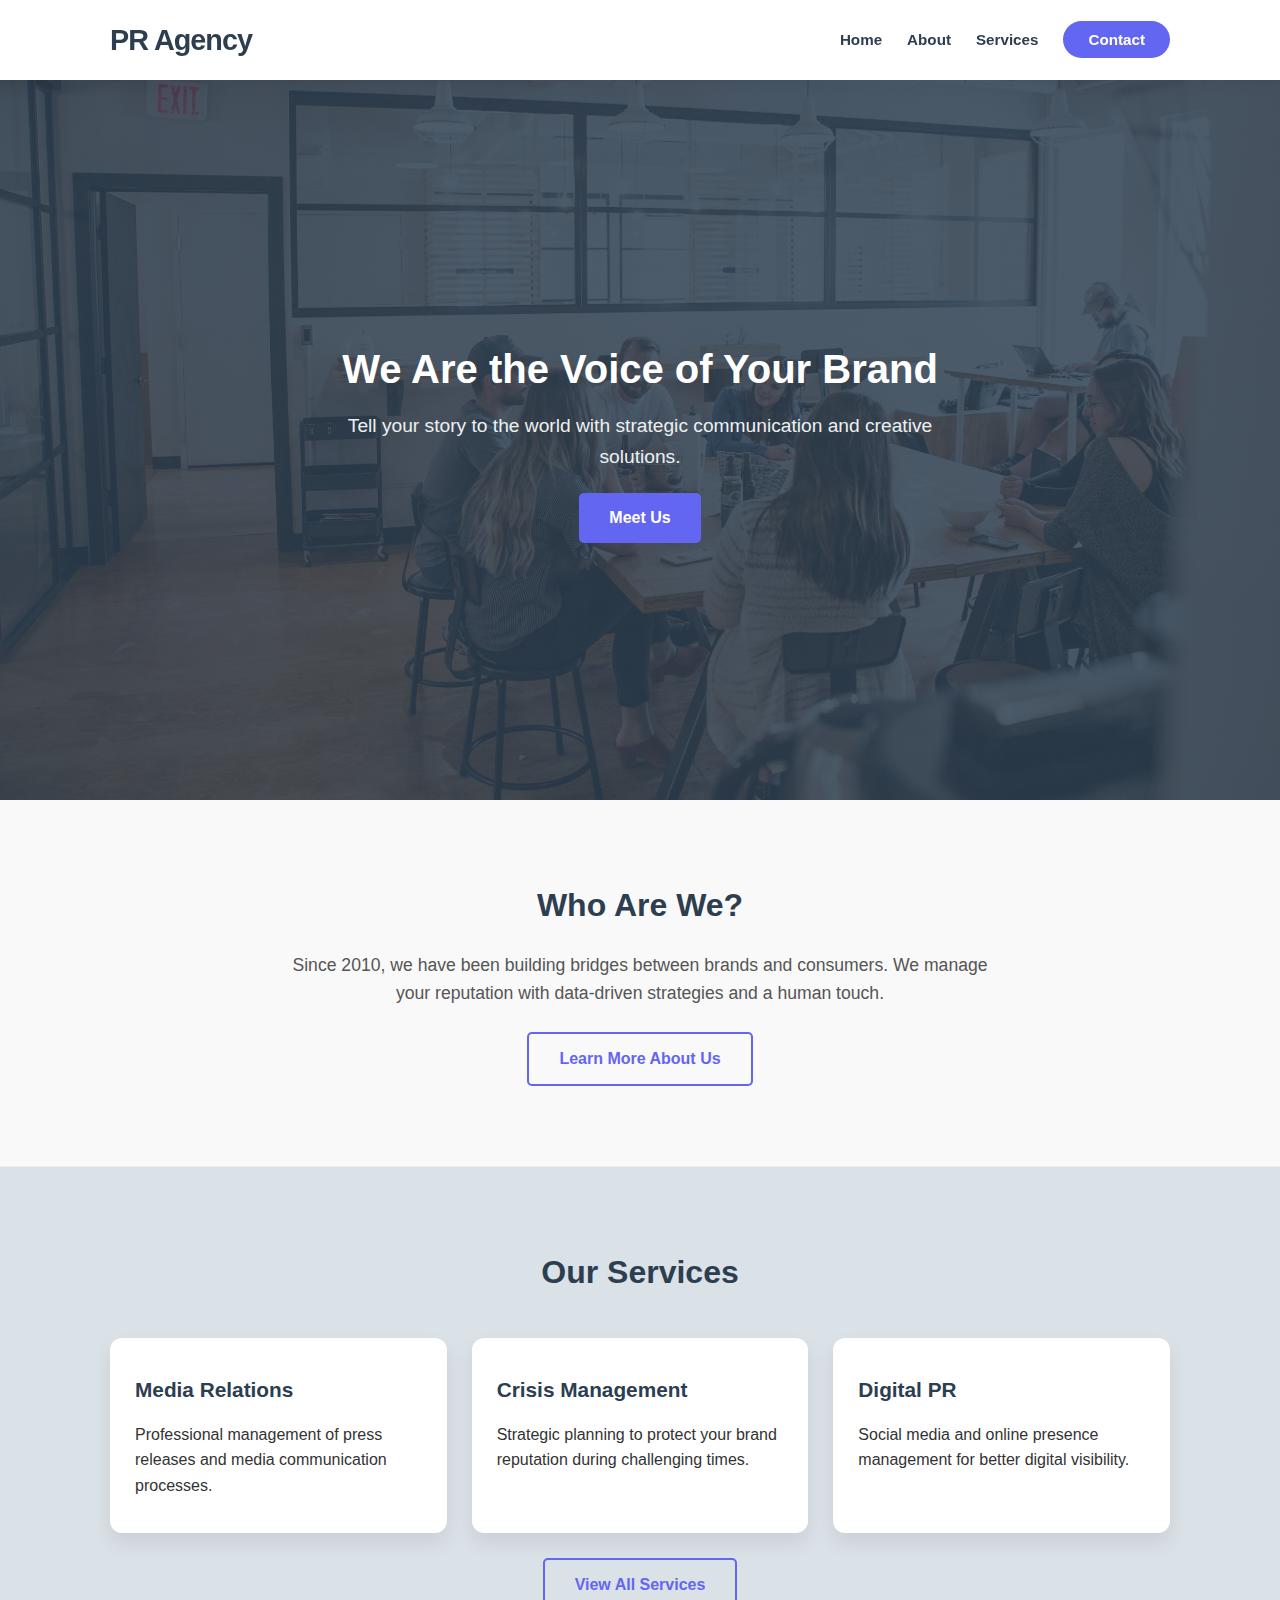
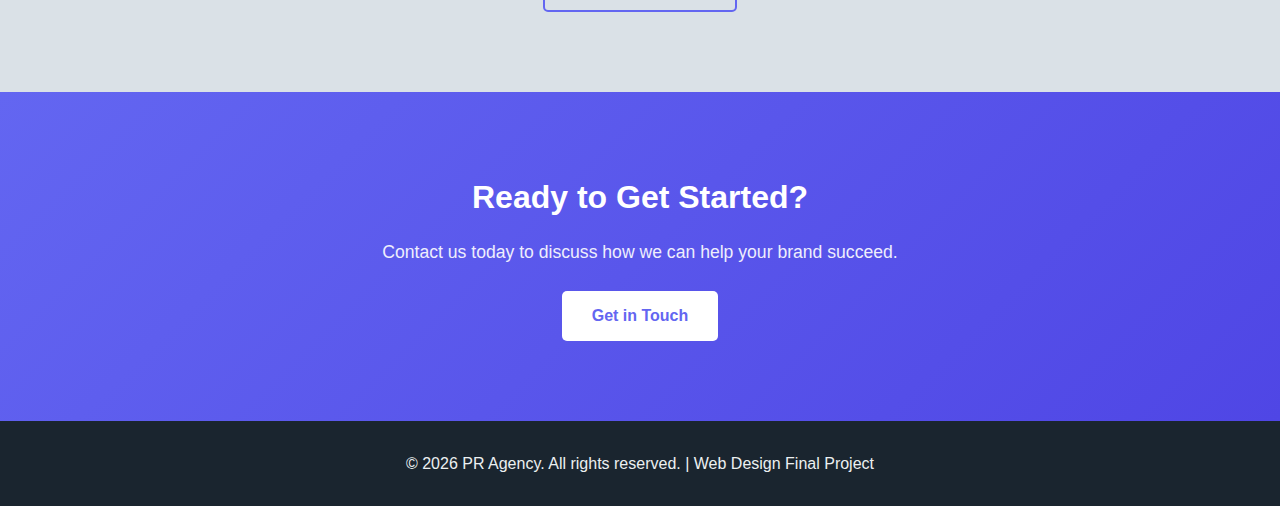
<file: index.html>
<!DOCTYPE html>
<html lang="en">
<head>
    <meta charset="UTF-8">
    <meta name="viewport" content="width=device-width, initial-scale=1.0">
    <meta name="description" content="PR Agency Final Project">
    <title>PR Agency | Home</title>
    <link rel="stylesheet" href="style.css">
</head>
<body>

    <header>
        <div class="container">
            <div class="logo">
                <h1>PR Agency</h1>
            </div>
            <nav>
                <ul class="nav-links">
                    <li><a href="index.html">Home</a></li>
                    <li><a href="about.html">About</a></li>
                    <li><a href="services.html">Services</a></li>
                    <li><a href="contact.html">Contact</a></li>
                </ul>
            </nav>
        </div>
    </header>

    <section id="home" class="hero-section">
        <div class="container">
            <h2>We Are the Voice of Your Brand</h2>
            <p>Tell your story to the world with strategic communication and creative solutions.</p>
            <a href="contact.html" class="btn-primary">Meet Us</a>
        </div>
    </section>

    <section class="about-section">
        <div class="container">
            <h3>Who Are We?</h3>
            <p class="section-intro">Since 2010, we have been building bridges between brands and consumers. We manage your reputation with data-driven strategies and a human touch.</p>
            <a href="about.html" class="btn-secondary">Learn More About Us</a>
        </div>
    </section>

    <section class="content-section">
        <div class="container">
            <h3>Our Services</h3>
            <div class="services-grid">
                <div class="service-box">
                    <h4>Media Relations</h4>
                    <p>Professional management of press releases and media communication processes.</p>
                </div>
                <div class="service-box">
                    <h4>Crisis Management</h4>
                    <p>Strategic planning to protect your brand reputation during challenging times.</p>
                </div>
                <div class="service-box">
                    <h4>Digital PR</h4>
                    <p>Social media and online presence management for better digital visibility.</p>
                </div>
            </div>
            <a href="services.html" class="btn-secondary">View All Services</a>
        </div>
    </section>

    <section class="cta-section">
        <div class="container">
            <h3>Ready to Get Started?</h3>
            <p>Contact us today to discuss how we can help your brand succeed.</p>
            <a href="contact.html" class="btn-primary">Get in Touch</a>
        </div>
    </section>

    <footer>
        <div class="container">
            <p>&copy; 2026 PR Agency. All rights reserved. | Web Design Final Project</p>
        </div>
    </footer>

</body>
</html>
</file>
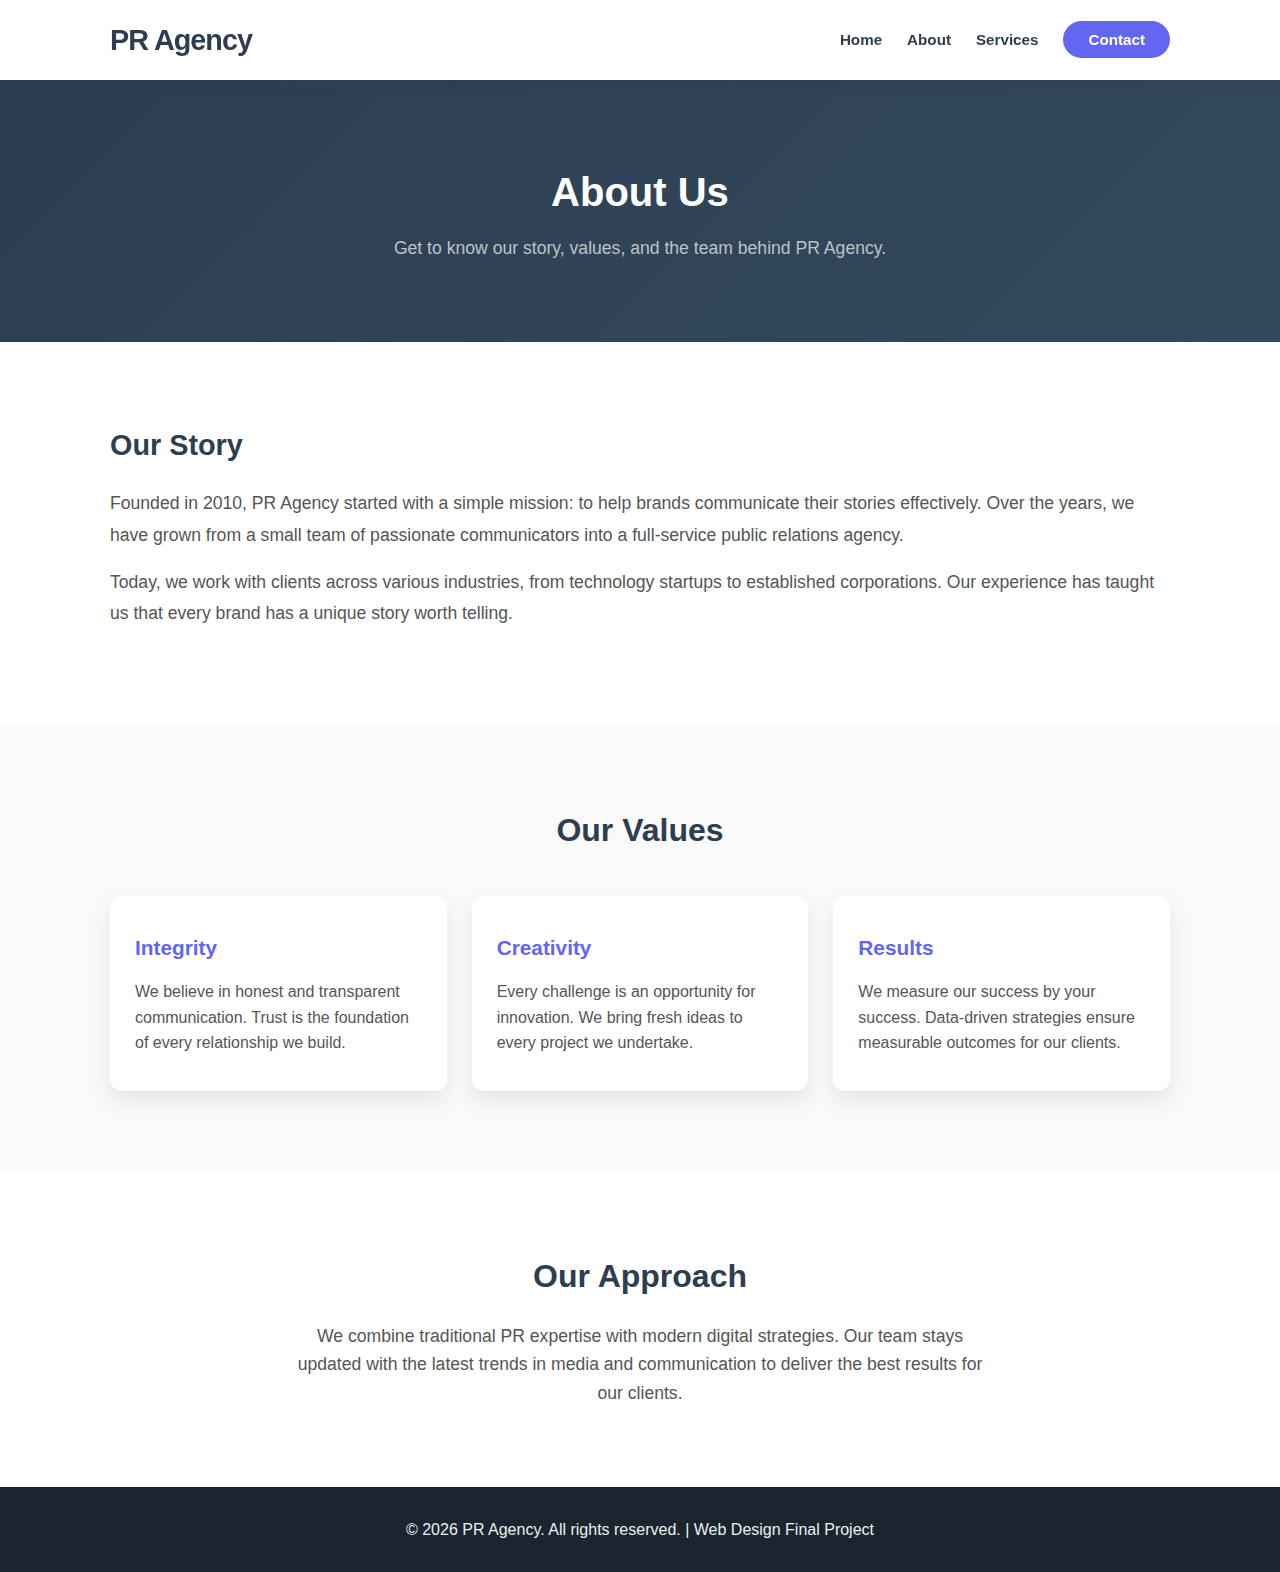
<file: about.html>
<!DOCTYPE html>
<html lang="en">
<head>
    <meta charset="UTF-8">
    <meta name="viewport" content="width=device-width, initial-scale=1.0">
    <meta name="description" content="About PR Agency - Learn about our story and values">
    <title>PR Agency | About</title>
    <link rel="stylesheet" href="style.css">
</head>
<body>

    <header>
        <div class="container">
            <div class="logo">
                <h1>PR Agency</h1>
            </div>
            <nav>
                <ul class="nav-links">
                    <li><a href="index.html">Home</a></li>
                    <li><a href="about.html">About</a></li>
                    <li><a href="services.html">Services</a></li>
                    <li><a href="contact.html">Contact</a></li>
                </ul>
            </nav>
        </div>
    </header>

    <section class="page-header">
        <div class="container">
            <h2>About Us</h2>
            <p>Get to know our story, values, and the team behind PR Agency.</p>
        </div>
    </section>

    <section class="about-detail">
        <div class="container">
            <div class="about-content">
                <h3>Our Story</h3>
                <p>Founded in 2010, PR Agency started with a simple mission: to help brands communicate their stories effectively. Over the years, we have grown from a small team of passionate communicators into a full-service public relations agency.</p>
                <p>Today, we work with clients across various industries, from technology startups to established corporations. Our experience has taught us that every brand has a unique story worth telling.</p>
            </div>
        </div>
    </section>

    <section class="values-section">
        <div class="container">
            <h3>Our Values</h3>
            <div class="values-grid">
                <div class="value-box">
                    <h4>Integrity</h4>
                    <p>We believe in honest and transparent communication. Trust is the foundation of every relationship we build.</p>
                </div>
                <div class="value-box">
                    <h4>Creativity</h4>
                    <p>Every challenge is an opportunity for innovation. We bring fresh ideas to every project we undertake.</p>
                </div>
                <div class="value-box">
                    <h4>Results</h4>
                    <p>We measure our success by your success. Data-driven strategies ensure measurable outcomes for our clients.</p>
                </div>
            </div>
        </div>
    </section>

    <section class="team-section">
        <div class="container">
            <h3>Our Approach</h3>
            <p class="section-intro">We combine traditional PR expertise with modern digital strategies. Our team stays updated with the latest trends in media and communication to deliver the best results for our clients.</p>
        </div>
    </section>

    <footer>
        <div class="container">
            <p>&copy; 2026 PR Agency. All rights reserved. | Web Design Final Project</p>
        </div>
    </footer>

</body>
</html>
</file>
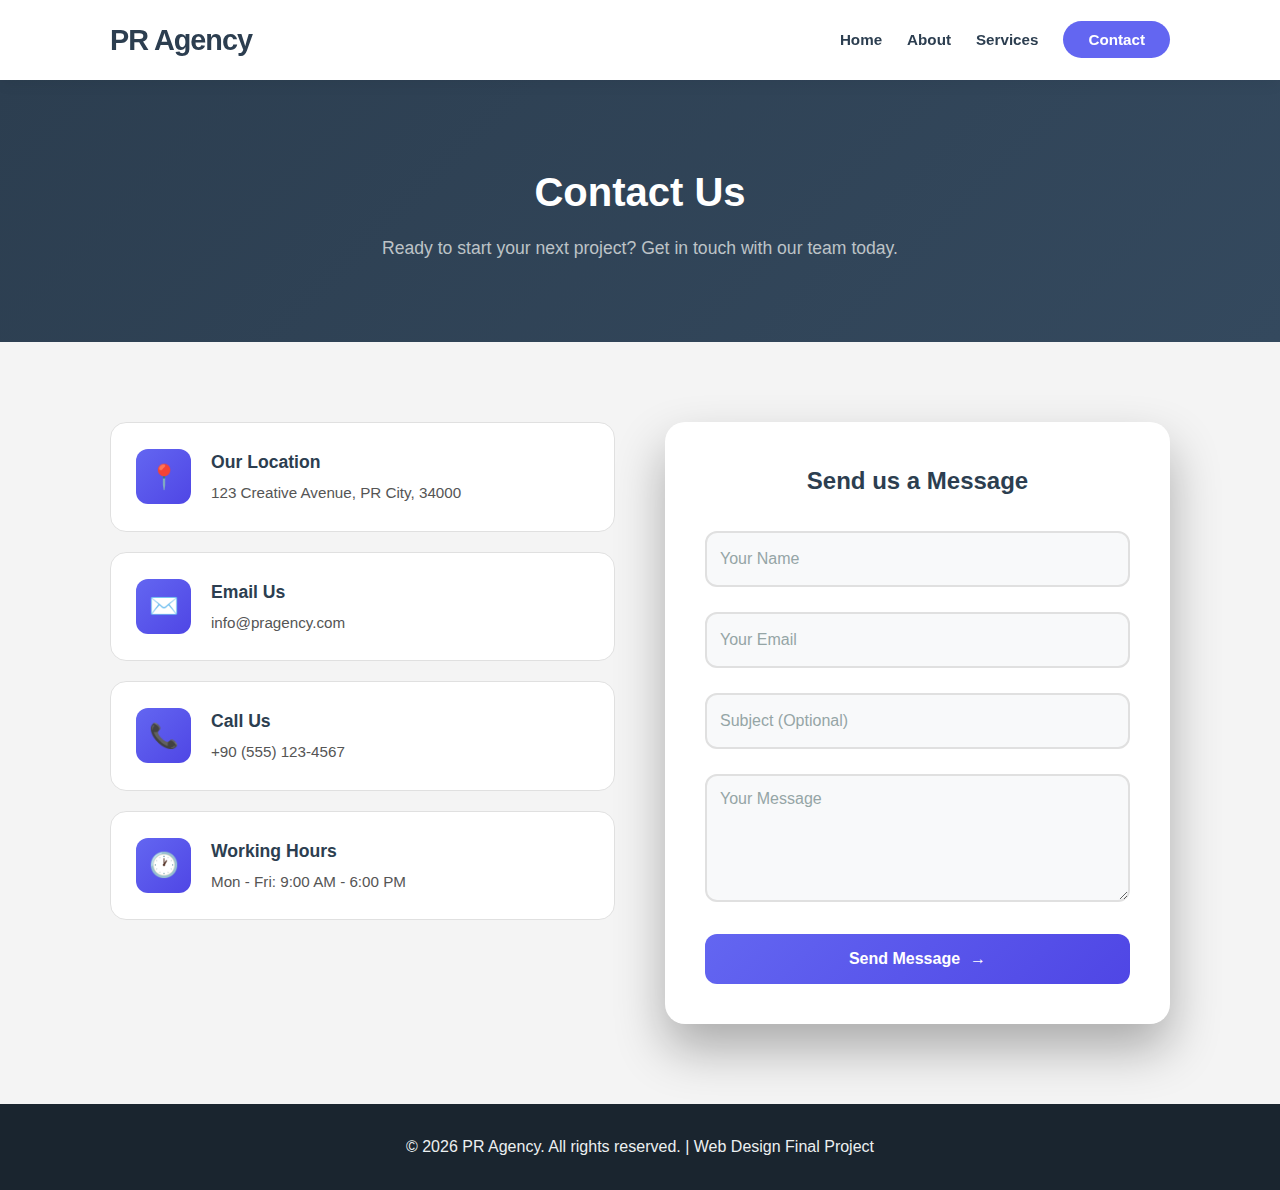
<file: contact.html>
<!DOCTYPE html>
<html lang="en">
<head>
    <meta charset="UTF-8">
    <meta name="viewport" content="width=device-width, initial-scale=1.0">
    <meta name="description" content="Contact PR Agency - Get in touch with our team">
    <title>PR Agency | Contact</title>
    <link rel="stylesheet" href="style.css">
</head>
<body>

    <header>
        <div class="container">
            <div class="logo">
                <h1>PR Agency</h1>
            </div>
            <nav>
                <ul class="nav-links">
                    <li><a href="index.html">Home</a></li>
                    <li><a href="about.html">About</a></li>
                    <li><a href="services.html">Services</a></li>
                    <li><a href="contact.html">Contact</a></li>
                </ul>
            </nav>
        </div>
    </header>

    <section class="page-header">
        <div class="container">
            <h2>Contact Us</h2>
            <p>Ready to start your next project? Get in touch with our team today.</p>
        </div>
    </section>

    <section class="contact-page">
        <div class="container">
            <div class="contact-container">
                <div class="contact-info">
                    <div class="info-card">
                        <div class="info-icon">📍</div>
                        <div class="info-content">
                            <strong>Our Location</strong>
                            <p>123 Creative Avenue, PR City, 34000</p>
                        </div>
                    </div>
                    <div class="info-card">
                        <div class="info-icon">✉️</div>
                        <div class="info-content">
                            <strong>Email Us</strong>
                            <p>info@pragency.com</p>
                        </div>
                    </div>
                    <div class="info-card">
                        <div class="info-icon">📞</div>
                        <div class="info-content">
                            <strong>Call Us</strong>
                            <p>+90 (555) 123-4567</p>
                        </div>
                    </div>
                    <div class="info-card">
                        <div class="info-icon">🕐</div>
                        <div class="info-content">
                            <strong>Working Hours</strong>
                            <p>Mon - Fri: 9:00 AM - 6:00 PM</p>
                        </div>
                    </div>
                </div>

                <div class="contact-form">
                    <div class="form-card">
                        <h4>Send us a Message</h4>
                        <form onsubmit="return false;">
                            <div class="form-group">
                                <input type="text" id="name" placeholder=" " required>
                                <label for="name">Your Name</label>
                            </div>
                            <div class="form-group">
                                <input type="email" id="email" placeholder=" " required>
                                <label for="email">Your Email</label>
                            </div>
                            <div class="form-group">
                                <input type="text" id="subject" placeholder=" ">
                                <label for="subject">Subject (Optional)</label>
                            </div>
                            <div class="form-group">
                                <textarea id="message" rows="5" placeholder=" " required></textarea>
                                <label for="message">Your Message</label>
                            </div>
                            <button type="submit" class="btn-submit">
                                <span>Send Message</span>
                                <span class="btn-arrow">→</span>
                            </button>
                        </form>
                    </div>
                </div>
            </div>
        </div>
    </section>

    <footer>
        <div class="container">
            <p>&copy; 2026 PR Agency. All rights reserved. | Web Design Final Project</p>
        </div>
    </footer>

</body>
</html>
</file>
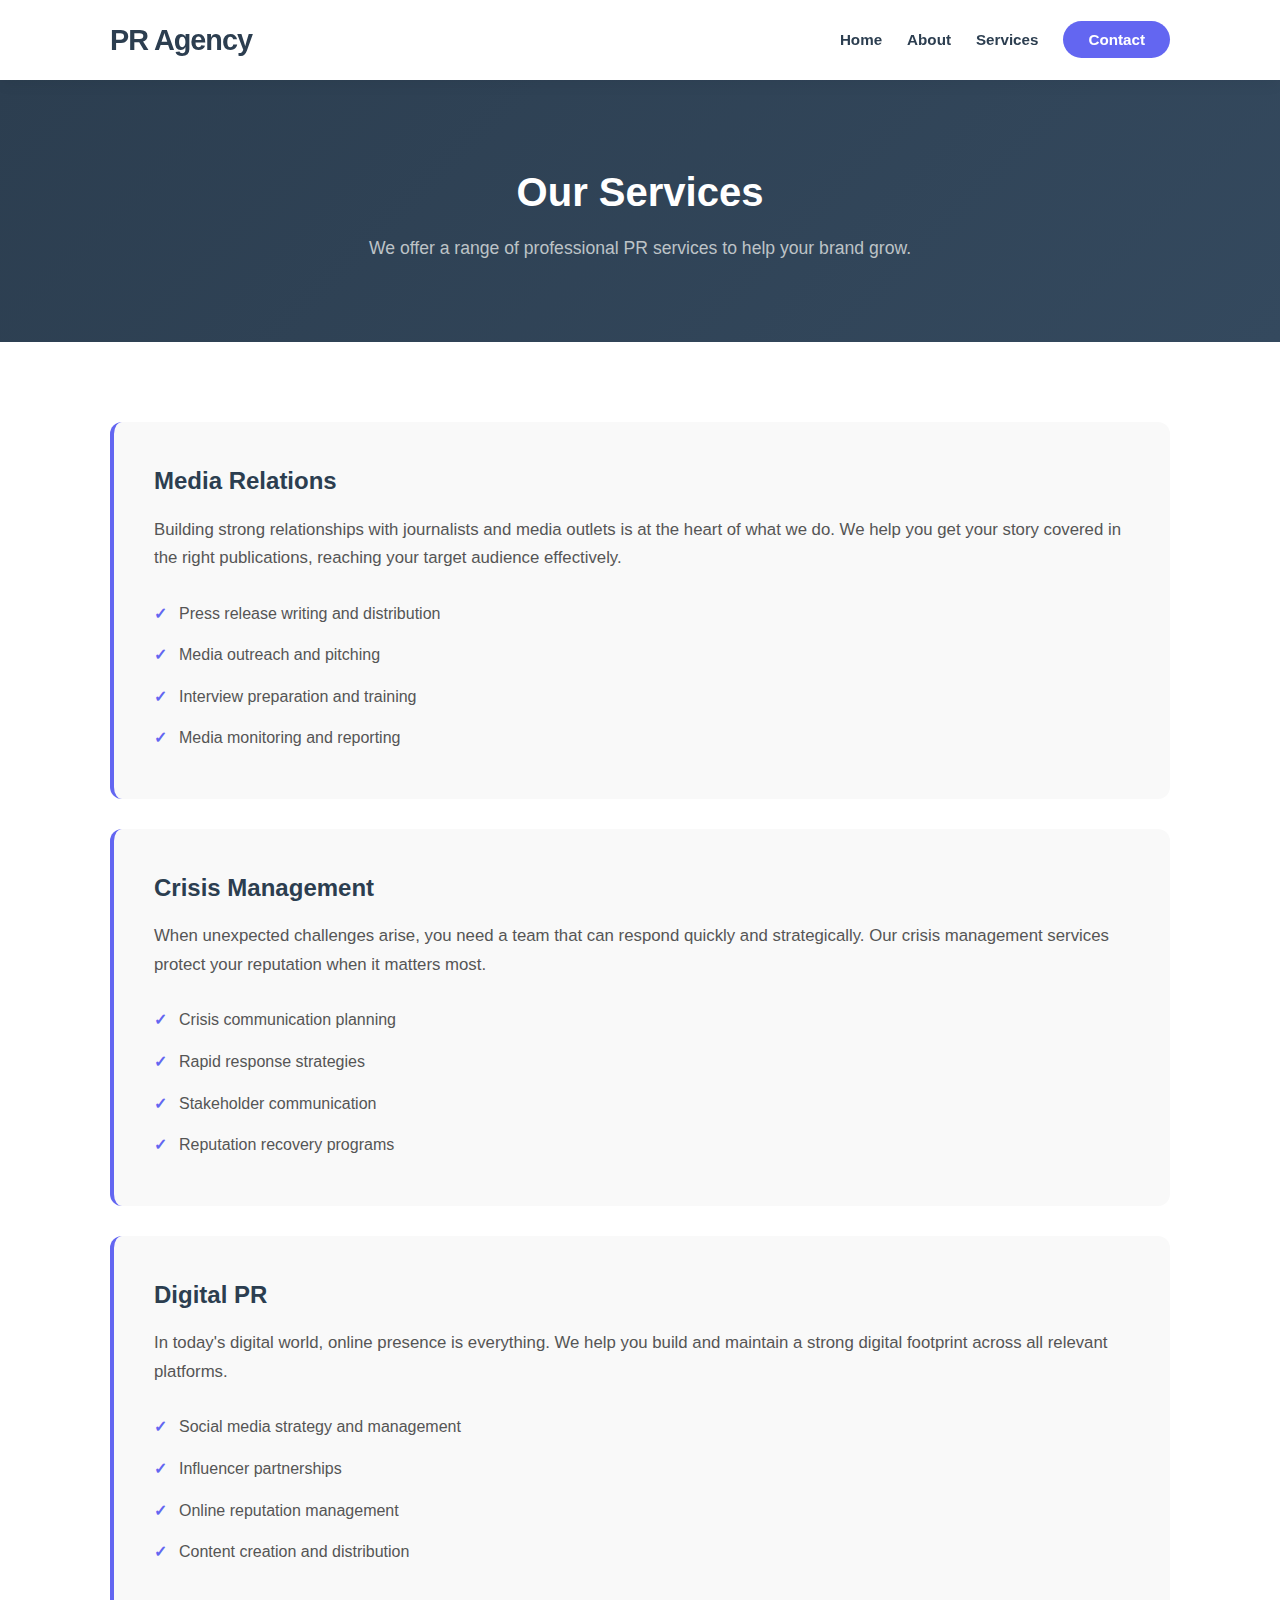
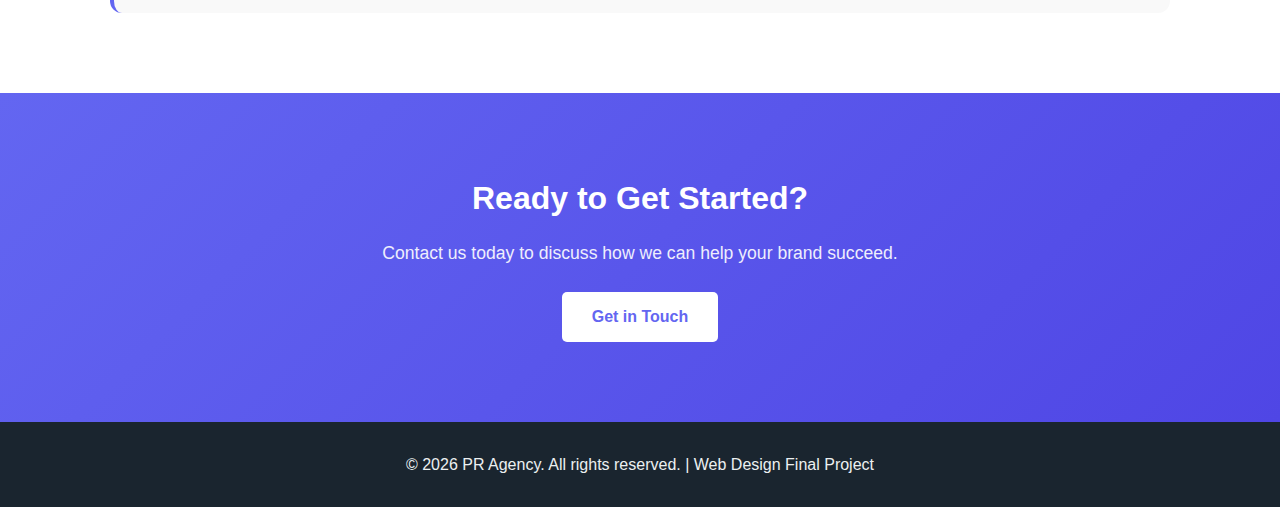
<file: services.html>
<!DOCTYPE html>
<html lang="en">
<head>
    <meta charset="UTF-8">
    <meta name="viewport" content="width=device-width, initial-scale=1.0">
    <meta name="description" content="PR Agency Services - Media Relations, Crisis Management, Digital PR">
    <title>PR Agency | Services</title>
    <link rel="stylesheet" href="style.css">
</head>
<body>

    <header>
        <div class="container">
            <div class="logo">
                <h1>PR Agency</h1>
            </div>
            <nav>
                <ul class="nav-links">
                    <li><a href="index.html">Home</a></li>
                    <li><a href="about.html">About</a></li>
                    <li><a href="services.html">Services</a></li>
                    <li><a href="contact.html">Contact</a></li>
                </ul>
            </nav>
        </div>
    </header>

    <section class="page-header">
        <div class="container">
            <h2>Our Services</h2>
            <p>We offer a range of professional PR services to help your brand grow.</p>
        </div>
    </section>

    <section class="services-detail">
        <div class="container">
            <div class="service-item">
                <h3>Media Relations</h3>
                <p>Building strong relationships with journalists and media outlets is at the heart of what we do. We help you get your story covered in the right publications, reaching your target audience effectively.</p>
                <ul>
                    <li>Press release writing and distribution</li>
                    <li>Media outreach and pitching</li>
                    <li>Interview preparation and training</li>
                    <li>Media monitoring and reporting</li>
                </ul>
            </div>

            <div class="service-item">
                <h3>Crisis Management</h3>
                <p>When unexpected challenges arise, you need a team that can respond quickly and strategically. Our crisis management services protect your reputation when it matters most.</p>
                <ul>
                    <li>Crisis communication planning</li>
                    <li>Rapid response strategies</li>
                    <li>Stakeholder communication</li>
                    <li>Reputation recovery programs</li>
                </ul>
            </div>

            <div class="service-item">
                <h3>Digital PR</h3>
                <p>In today's digital world, online presence is everything. We help you build and maintain a strong digital footprint across all relevant platforms.</p>
                <ul>
                    <li>Social media strategy and management</li>
                    <li>Influencer partnerships</li>
                    <li>Online reputation management</li>
                    <li>Content creation and distribution</li>
                </ul>
            </div>
        </div>
    </section>

    <section class="cta-section">
        <div class="container">
            <h3>Ready to Get Started?</h3>
            <p>Contact us today to discuss how we can help your brand succeed.</p>
            <a href="contact.html" class="btn-primary">Get in Touch</a>
        </div>
    </section>

    <footer>
        <div class="container">
            <p>&copy; 2026 PR Agency. All rights reserved. | Web Design Final Project</p>
        </div>
    </footer>

</body>
</html>
</file>
<file: style.css>
* {
  margin: 0;
  padding: 0;
  box-sizing: border-box;
}

html {
  scroll-behavior: smooth;
  scroll-padding-top: 100px;
}

body {
  font-family: Arial, Helvetica, sans-serif;
  line-height: 1.6;
  color: #333;
  background-color: #ffffff;
  min-height: 100vh;
  display: flex;
  flex-direction: column;
}

h1,
h2,
h3,
h4 {
  font-family: Arial, Helvetica, sans-serif;
  font-weight: 700;
}

.container {
  max-width: 1100px;
  margin: 0 auto;
  padding: 0 20px;
}

/* HEADER & NAVIGATION */
header {
  background-color: #ffffff;
  box-shadow: 0 4px 15px rgba(0, 0, 0, 0.05);
  position: sticky;
  top: 0;
  z-index: 1000;
}

header .container {
  display: flex;
  justify-content: space-between;
  align-items: center;
  height: 80px;
}

.logo h1 {
  color: #2c3e50;
  font-size: 1.8rem;
  letter-spacing: -1px;
}

.nav-links {
  display: flex;
  align-items: center;
  list-style: none;
  gap: 25px;
}

.nav-links a {
  text-decoration: none;
  color: #2c3e50;
  font-weight: 600;
  font-size: 0.95rem;
  position: relative;
  padding: 5px 0;
}

.nav-links a::after {
  content: "";
  position: absolute;
  width: 0;
  height: 2px;
  bottom: 0;
  left: 0;
  background-color: #6366f1;
  transition: width 0.3s ease;
}

.nav-links li:not(:last-child) a:hover::after {
  width: 100%;
}

.nav-links li:last-child a {
  background-color: #6366f1;
  color: white;
  padding: 10px 25px;
  border-radius: 30px;
  transition: all 0.3s ease;
}

.nav-links li:last-child a:hover {
  background-color: #4f46e5;
  transform: translateY(-2px);
}

/* HOME PAGE - HERO */
.hero-section {
  background: linear-gradient(rgba(44, 62, 80, 0.85), rgba(44, 62, 80, 0.85)),
    url("assets/meeting.jpg");
  background-size: cover;
  background-position: center;
  background-repeat: no-repeat;
  color: white;
  height: 80vh;
  display: flex;
  flex-direction: column;
  justify-content: center;
  align-items: center;
  text-align: center;
}

.hero-section h2 {
  font-size: 2.5rem;
  margin-bottom: 10px;
}

.hero-section p {
  font-size: 1.2rem;
  margin-bottom: 20px;
  max-width: 600px;
  color: #ecf0f1;
}

/* BUTTONS */
.btn-primary {
  display: inline-block;
  background-color: #6366f1;
  color: white;
  padding: 12px 30px;
  text-decoration: none;
  border-radius: 5px;
  font-weight: 600;
  transition: background-color 0.3s;
}

.btn-primary:hover {
  background-color: #4f46e5;
}

.btn-secondary {
  display: inline-block;
  background-color: transparent;
  color: #6366f1;
  padding: 12px 30px;
  text-decoration: none;
  border-radius: 5px;
  font-weight: 600;
  border: 2px solid #6366f1;
  transition: all 0.3s;
  margin-top: 25px;
}

.btn-secondary:hover {
  background-color: #6366f1;
  color: white;
}

/* HOME PAGE - ABOUT PREVIEW */
.about-section {
  padding: 80px 0;
  background-color: #f9f9f9;
  text-align: center;
  border-bottom: 1px solid #eee;
}

.about-section h3 {
  font-size: 2rem;
  color: #2c3e50;
  margin-bottom: 20px;
}

.section-intro {
  max-width: 700px;
  margin: 0 auto;
  font-size: 1.1rem;
  color: #555;
}

/* HOME PAGE - SERVICES PREVIEW */
.content-section {
  padding: 80px 0;
  text-align: center;
  background-color: #dae1e7;
}

.content-section h3 {
  font-size: 2rem;
  margin-bottom: 10px;
  color: #2c3e50;
}

.services-grid {
  display: grid;
  grid-template-columns: repeat(3, 1fr);
  gap: 25px;
  margin-top: 40px;
}

.service-box {
  background: #ffffff;
  padding: 35px 25px;
  border-radius: 12px;
  box-shadow: 0 10px 20px rgba(0, 0, 0, 0.08);
  text-align: left;
  transition: all 0.3s ease;
}

.service-box:hover {
  transform: translateY(-10px);
  box-shadow: 0 20px 40px rgba(0, 0, 0, 0.15);
}

.service-box h4 {
  margin-bottom: 15px;
  color: #2c3e50;
  font-size: 1.3rem;
}

/* HOME PAGE - CONTACT SECTION */
.contact-section {
  padding: 100px 0;
  background: linear-gradient(135deg, #1a252f 0%, #2c3e50 50%, #34495e 100%);
  position: relative;
  overflow: hidden;
}

.contact-section::before {
  content: "";
  position: absolute;
  top: -50%;
  right: -20%;
  width: 600px;
  height: 600px;
  background: radial-gradient(
    circle,
    rgba(99, 102, 241, 0.2) 0%,
    transparent 70%
  );
  border-radius: 50%;
}

.contact-section::after {
  content: "";
  position: absolute;
  bottom: -30%;
  left: -10%;
  width: 400px;
  height: 400px;
  background: radial-gradient(
    circle,
    rgba(99, 102, 241, 0.15) 0%,
    transparent 70%
  );
  border-radius: 50%;
}

.contact-header {
  text-align: center;
  margin-bottom: 60px;
  position: relative;
  z-index: 1;
}

.contact-badge {
  display: inline-block;
  background: linear-gradient(135deg, #6366f1, #4f46e5);
  color: white;
  padding: 8px 20px;
  border-radius: 30px;
  font-size: 0.85rem;
  font-weight: 600;
  letter-spacing: 1px;
  text-transform: uppercase;
  margin-bottom: 20px;
}

.contact-section h3 {
  font-size: 2.5rem;
  color: #ffffff;
  margin-bottom: 15px;
}

.contact-subtitle {
  color: #bdc3c7;
  font-size: 1.1rem;
  max-width: 500px;
  margin: 0 auto;
}

.contact-container {
  display: flex;
  gap: 50px;
  position: relative;
  z-index: 1;
}

.contact-info {
  flex: 1;
  display: flex;
  flex-direction: column;
  gap: 20px;
}

.info-card {
  display: flex;
  align-items: center;
  gap: 20px;
  background: rgba(255, 255, 255, 0.05);
  backdrop-filter: blur(10px);
  border: 1px solid rgba(255, 255, 255, 0.1);
  padding: 25px;
  border-radius: 16px;
  transition: all 0.3s ease;
}

.info-card:hover {
  background: rgba(255, 255, 255, 0.1);
  transform: translateX(10px);
  border-color: rgba(99, 102, 241, 0.4);
}

.info-icon {
  width: 55px;
  height: 55px;
  background: linear-gradient(135deg, #6366f1, #4f46e5);
  border-radius: 12px;
  display: flex;
  align-items: center;
  justify-content: center;
  font-size: 1.5rem;
  flex-shrink: 0;
}

.info-content strong {
  color: #ffffff;
  font-size: 1.1rem;
  display: block;
  margin-bottom: 5px;
}

.info-content p {
  color: #bdc3c7;
  margin: 0;
  font-size: 0.95rem;
}

/* CONTACT FORM */
.contact-form {
  flex: 1;
}

.form-card {
  background: #ffffff;
  padding: 40px;
  border-radius: 20px;
  box-shadow: 0 25px 50px rgba(0, 0, 0, 0.3);
}

.form-card h4 {
  color: #2c3e50;
  font-size: 1.5rem;
  margin-bottom: 30px;
  text-align: center;
}

.contact-form form {
  display: flex;
  flex-direction: column;
  gap: 25px;
}

.form-group {
  position: relative;
}

.form-group input,
.form-group textarea {
  width: 100%;
  padding: 24px 15px 10px 15px;
  border: 2px solid #e0e0e0;
  border-radius: 12px;
  font-family: inherit;
  font-size: 1rem;
  background-color: #f8f9fa;
  transition: all 0.3s ease;
  outline: none;
}

.form-group label {
  position: absolute;
  left: 15px;
  top: 50%;
  transform: translateY(-50%);
  color: #95a5a6;
  font-size: 1rem;
  pointer-events: none;
  transition: all 0.3s ease;
  background: transparent;
}

.form-group textarea ~ label {
  top: 25px;
}

.form-group input:focus,
.form-group textarea:focus {
  border-color: #6366f1;
  background-color: #ffffff;
  box-shadow: 0 0 0 4px rgba(99, 102, 241, 0.15);
}

.form-group input:focus ~ label,
.form-group input:not(:placeholder-shown) ~ label,
.form-group textarea:focus ~ label,
.form-group textarea:not(:placeholder-shown) ~ label {
  top: 8px;
  font-size: 0.75rem;
  color: #6366f1;
  background: #ffffff;
  padding: 0 5px;
  transform: translateY(0);
}

.form-group textarea {
  resize: vertical;
  min-height: 120px;
}

.btn-submit {
  display: flex;
  align-items: center;
  justify-content: center;
  gap: 10px;
  width: 100%;
  padding: 16px 30px;
  background: linear-gradient(135deg, #6366f1, #4f46e5);
  color: white;
  border: none;
  border-radius: 12px;
  font-size: 1rem;
  font-weight: 600;
  cursor: pointer;
  transition: all 0.3s ease;
  overflow: hidden;
  position: relative;
}

.btn-submit:hover {
  transform: translateY(-3px);
  box-shadow: 0 10px 30px rgba(99, 102, 241, 0.4);
}

.btn-submit:active {
  transform: translateY(-1px);
}

.btn-arrow {
  transition: transform 0.3s ease;
}

.btn-submit:hover .btn-arrow {
  transform: translateX(5px);
}

/* PAGE HEADER */
.page-header {
  background: linear-gradient(135deg, #2c3e50 0%, #34495e 100%);
  color: white;
  padding: 80px 0;
  text-align: center;
}

.page-header h2 {
  font-size: 2.5rem;
  margin-bottom: 10px;
}

.page-header p {
  font-size: 1.1rem;
  color: #bdc3c7;
  max-width: 600px;
  margin: 0 auto;
}

/* ABOUT PAGE */
.about-detail {
  padding: 80px 0;
  background-color: #ffffff;
}

.about-content h3 {
  font-size: 1.8rem;
  color: #2c3e50;
  margin-bottom: 20px;
}

.about-content p {
  font-size: 1.1rem;
  color: #555;
  margin-bottom: 15px;
  line-height: 1.8;
}

.values-section {
  padding: 80px 0;
  background-color: #f9f9f9;
  text-align: center;
}

.values-section h3 {
  font-size: 2rem;
  color: #2c3e50;
  margin-bottom: 40px;
}

.values-grid {
  display: grid;
  grid-template-columns: repeat(3, 1fr);
  gap: 25px;
}

.value-box {
  background: #ffffff;
  padding: 35px 25px;
  border-radius: 12px;
  box-shadow: 0 10px 20px rgba(0, 0, 0, 0.08);
  text-align: left;
  transition: all 0.3s ease;
}

.value-box:hover {
  transform: translateY(-5px);
  box-shadow: 0 15px 30px rgba(0, 0, 0, 0.12);
}

.value-box h4 {
  color: #6366f1;
  margin-bottom: 15px;
  font-size: 1.3rem;
}

.value-box p {
  color: #555;
  font-size: 1rem;
}

.team-section {
  padding: 80px 0;
  background-color: #ffffff;
  text-align: center;
}

.team-section h3 {
  font-size: 2rem;
  color: #2c3e50;
  margin-bottom: 20px;
}

/* SERVICES PAGE */
.services-detail {
  padding: 80px 0;
  background-color: #ffffff;
}

.service-item {
  background: #f9f9f9;
  padding: 40px;
  border-radius: 12px;
  margin-bottom: 30px;
  border-left: 4px solid #6366f1;
}

.service-item:last-child {
  margin-bottom: 0;
}

.service-item h3 {
  color: #2c3e50;
  font-size: 1.5rem;
  margin-bottom: 15px;
}

.service-item p {
  color: #555;
  font-size: 1.05rem;
  line-height: 1.7;
  margin-bottom: 20px;
}

.service-item ul {
  list-style: none;
  padding: 0;
}

.service-item ul li {
  padding: 8px 0;
  padding-left: 25px;
  position: relative;
  color: #555;
}

.service-item ul li::before {
  content: "✓";
  position: absolute;
  left: 0;
  color: #6366f1;
  font-weight: bold;
}

.cta-section {
  padding: 80px 0;
  background: linear-gradient(135deg, #6366f1 0%, #4f46e5 100%);
  text-align: center;
  color: white;
}

.cta-section h3 {
  font-size: 2rem;
  margin-bottom: 15px;
}

.cta-section p {
  font-size: 1.1rem;
  margin-bottom: 25px;
  opacity: 0.9;
}

.cta-section .btn-primary {
  background-color: white;
  color: #6366f1;
}

.cta-section .btn-primary:hover {
  background-color: #f0f0f0;
}

/* CONTACT PAGE */
.contact-page {
  padding: 80px 0;
  background-color: #f4f4f4;
  flex: 1;
}

.contact-page .contact-container {
  background: transparent;
}

.contact-page .info-card {
  background: #ffffff;
  border: 1px solid #e0e0e0;
}

.contact-page .info-card:hover {
  background: #f9f9f9;
  border-color: #6366f1;
}

.contact-page .info-content strong {
  color: #2c3e50;
}

.contact-page .info-content p {
  color: #555;
}

.contact-page .info-icon {
  background: linear-gradient(135deg, #6366f1, #4f46e5);
}

/* FOOTER */
footer {
  background-color: #1a252f;
  color: #ecf0f1;
  text-align: center;
  padding: 30px 0;
  margin-top: auto;
}

/* MOBILE RESPONSIVE */
@media (max-width: 768px) {
  header .container {
    flex-direction: column;
    height: auto;
    padding: 15px;
  }

  .nav-links {
    margin-top: 15px;
    flex-direction: column;
    width: 100%;
    gap: 15px;
  }

  .nav-links li,
  .nav-links li:last-child a {
    width: 100%;
    display: block;
    text-align: center;
  }

  .hero-section h2 {
    font-size: 1.8rem;
  }

  .services-grid {
    grid-template-columns: 1fr;
  }

  .contact-container {
    flex-direction: column;
    gap: 40px;
  }

  .contact-section h3 {
    font-size: 2rem;
  }

  .info-card {
    padding: 20px;
  }

  .info-card:hover {
    transform: translateX(0);
  }

  .form-card {
    padding: 25px;
  }

  .page-header h2 {
    font-size: 1.8rem;
  }

  .values-grid {
    grid-template-columns: 1fr;
  }
}

/* TABLET RESPONSIVE */
@media (min-width: 769px) and (max-width: 1024px) {
  .services-grid {
    grid-template-columns: repeat(2, 1fr);
  }

  .values-grid {
    grid-template-columns: repeat(2, 1fr);
  }

  .hero-section h2 {
    font-size: 2.2rem;
  }

  .contact-container {
    gap: 30px;
  }

  .info-card {
    padding: 20px;
  }

  .form-card {
    padding: 30px;
  }

  .service-item {
    padding: 30px;
  }
}
</file>
